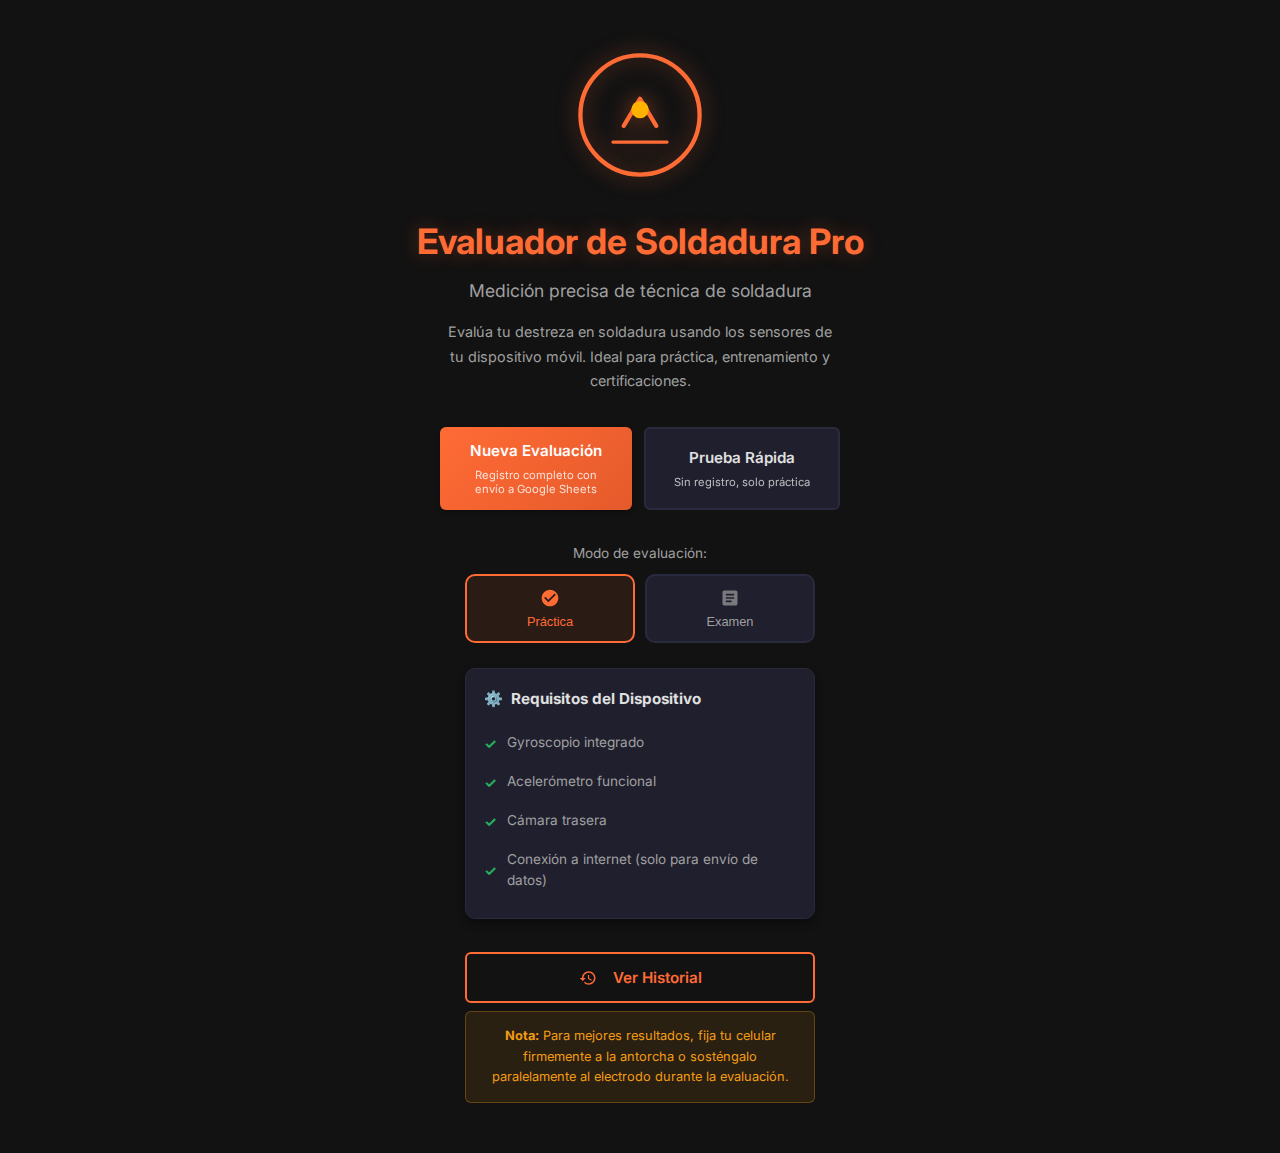
<file: index.html>
<!DOCTYPE html>
<html lang="es">
<head>
  <meta charset="UTF-8">
  <meta name="viewport" content="width=device-width, initial-scale=1.0, maximum-scale=1.0, user-scalable=no">
  <meta name="theme-color" content="#121212">
  <meta name="description" content="Evaluador de destreza de soldadura usando sensores del celular">
  <meta name="apple-mobile-web-app-capable" content="yes">
  <meta name="apple-mobile-web-app-status-bar-style" content="black-translucent">
  <title>Evaluador de Soldadura Pro</title>
  <link rel="manifest" href="manifest.json">
  <link rel="icon" type="image/png" sizes="192x192" href="icon-192.png">
  <link rel="apple-touch-icon" href="icon-192.png">
  <link rel="preconnect" href="https://fonts.googleapis.com">
  <link rel="preconnect" href="https://fonts.gstatic.com" crossorigin>
  <link href="https://fonts.googleapis.com/css2?family=Inter:wght@400;500;600;700&family=Roboto+Mono:wght@500;700&display=swap" rel="stylesheet">
  <link rel="stylesheet" href="styles.css">
</head>
<body>
  <div id="app" class="app-container">
    
    <!-- Pantalla de Bienvenida -->
    <section id="welcome-screen" class="screen active">
      <div class="welcome-content">
        <div class="logo-container">
          <svg class="welding-icon" viewBox="0 0 120 120" fill="none" xmlns="http://www.w3.org/2000/svg">
            <circle cx="60" cy="60" r="55" stroke="#ff6b35" stroke-width="4"/>
            <path d="M45 70 L60 45 L75 70" stroke="#ff6b35" stroke-width="4" stroke-linecap="round" stroke-linejoin="round"/>
            <circle cx="60" cy="55" r="8" fill="#ffb300"/>
            <path d="M35 85 L85 85" stroke="#ff6b35" stroke-width="3" stroke-linecap="round"/>
          </svg>
        </div>
        <h1>Evaluador de Soldadura Pro</h1>
        <p class="subtitle">Medición precisa de técnica de soldadura</p>
        <p class="description">Evalúa tu destreza en soldadura usando los sensores de tu dispositivo móvil. Ideal para práctica, entrenamiento y certificaciones.</p>
        
        <div class="welcome-buttons">
          <button class="btn-primary btn-large" id="btn-new-evaluation">
            <span>Nueva Evaluación</span>
            <span class="btn-subtitle">Registro completo con envío a Google Sheets</span>
          </button>
          <button class="btn-secondary btn-large" id="btn-quick-test">
            <span>Prueba Rápida</span>
            <span class="btn-subtitle">Sin registro, solo práctica</span>
          </button>
        </div>
        
        <div class="mode-selector">
          <p class="mode-label">Modo de evaluación:</p>
          <div class="mode-options">
            <button class="mode-btn active" data-mode="practice">
              <svg viewBox="0 0 24 24" width="20" height="20" fill="currentColor"><path d="M12 2C6.48 2 2 6.48 2 12s4.48 10 10 10 10-4.48 10-10S17.52 2 12 2zm-2 15l-5-5 1.41-1.41L10 14.17l7.59-7.59L19 8l-9 9z"/></svg>
              <span>Práctica</span>
            </button>
            <button class="mode-btn" data-mode="exam">
              <svg viewBox="0 0 24 24" width="20" height="20" fill="currentColor"><path d="M19 3H5c-1.1 0-2 .9-2 2v14c0 1.1.9 2 2 2h14c1.1 0 2-.9 2-2V5c0-1.1-.9-2-2-2zm-5 14H7v-2h7v2zm3-4H7v-2h10v2zm0-4H7V7h10v2z"/></svg>
              <span>Examen</span>
            </button>
          </div>
        </div>
        
        <div class="requirements-card">
          <h3>Requisitos del Dispositivo</h3>
          <ul>
            <li>Gyroscopio integrado</li>
            <li>Acelerómetro funcional</li>
            <li>Cámara trasera</li>
            <li>Conexión a internet (solo para envío de datos)</li>
          </ul>
        </div>
        
        <button class="btn-outline" id="btn-view-history">
          <svg viewBox="0 0 24 24" width="18" height="18" fill="currentColor" style="margin-right: 8px; vertical-align: middle;"><path d="M13 3c-4.97 0-9 4.03-9 9H1l3.89 3.89.07.14L9 12H6c0-3.87 3.13-7 7-7s7 3.13 7 7-3.13 7-7 7c-1.93 0-3.68-.79-4.94-2.06l-1.42 1.42C8.27 19.99 10.51 21 13 21c4.97 0 9-4.03 9-9s-4.03-9-9-9zm-1 5v5l4.28 2.54.72-1.21-3.5-2.08V8H12z"/></svg>
          Ver Historial
        </button>
        
        <div class="info-note">
          <p><strong>Nota:</strong> Para mejores resultados, fija tu celular firmemente a la antorcha o sosténgalo paralelamente al electrodo durante la evaluación.</p>
        </div>
      </div>
    </section>

    <!-- Pantalla de Onboarding / Tutorial -->
    <section id="onboarding-screen" class="screen">
      <div class="onboarding-container">
        <div class="onboarding-step active" data-step="1">
          <div class="step-illustration">
            <svg viewBox="0 0 200 200" fill="none" xmlns="http://www.w3.org/2000/svg">
              <rect x="40" y="100" width="120" height="60" rx="5" fill="#2c3e50"/>
              <rect x="60" y="60" width="20" height="80" rx="3" fill="#ff6b35"/>
              <circle cx="70" cy="55" r="10" fill="#ffb300"/>
              <path d="M85 50 L110 80 L100 90" stroke="#ffb300" stroke-width="3"/>
            </svg>
          </div>
          <h2>Posiciona tu Dispositivo</h2>
          <p>Coloca tu celular firmemente adherido a la antorcha de soldadura o sostenlo paralelamente al electrodo. La cámara debe apuntar hacia la dirección de soldadura.</p>
        </div>
        
        <div class="onboarding-step" data-step="2">
          <div class="step-illustration">
            <svg viewBox="0 0 200 200" fill="none" xmlns="http://www.w3.org/2000/svg">
              <circle cx="100" cy="100" r="80" stroke="#27ae60" stroke-width="6"/>
              <path d="M100 40 L100 100 L140 100" stroke="#ffb300" stroke-width="4" stroke-linecap="round"/>
              <text x="100" y="150" text-anchor="middle" fill="#27ae60" font-size="14" font-weight="bold">45°</text>
            </svg>
          </div>
          <h2>Ángulo de Trabajo</h2>
          <p>Mantén un ángulo de trabajo entre 30° y 60° respecto a la superficie de soldadura. El ángulo de viaje debe mantenerse constante entre 0° y 15°.</p>
        </div>
        
        <div class="onboarding-step" data-step="3">
          <div class="step-illustration">
            <svg viewBox="0 0 200 200" fill="none" xmlns="http://www.w3.org/2000/svg">
              <rect x="20" y="90" width="160" height="20" rx="3" fill="#2c3e50"/>
              <circle cx="60" cy="100" r="15" fill="#ff6b35"/>
              <circle cx="100" cy="100" r="15" fill="#27ae60"/>
              <circle cx="140" cy="100" r="15" fill="#ff6b35"/>
              <path d="M50 70 L60 85" stroke="#27ae60" stroke-width="2"/>
              <path d="M90 70 L100 85" stroke="#27ae60" stroke-width="2"/>
              <path d="M130 70 L140 85" stroke="#27ae60" stroke-width="2"/>
              <text x="100" y="45" text-anchor="middle" fill="#ffb300" font-size="16" font-weight="bold">1.0 - 3.0 cm/s</text>
            </svg>
          </div>
          <h2>Velocidad de Soldadura</h2>
          <p>Mantén una velocidad constante entre 1.0 y 3.0 cm por segundo. Demasiado rápido genera penetración insuficiente; demasiado lento genera sobrecalentamiento.</p>
        </div>
        
        <div class="onboarding-step" data-step="4">
          <div class="step-illustration">
            <svg viewBox="0 0 200 200" fill="none" xmlns="http://www.w3.org/2000/svg">
              <rect x="50" y="50" width="100" height="100" rx="10" fill="#1a1a2e" stroke="#ff6b35" stroke-width="3"/>
              <circle cx="100" cy="80" r="20" fill="none" stroke="#27ae60" stroke-width="4"/>
              <path d="M100 65 L100 80 L115 90" stroke="#27ae60" stroke-width="3" stroke-linecap="round"/>
              <rect x="70" y="110" width="60" height="8" rx="2" fill="#2c3e50"/>
              <rect x="70" y="110" width="40" height="8" rx="2" fill="#ffb300"/>
            </svg>
          </div>
          <h2>Calibración Inicial</h2>
          <p>Antes de comenzar, calibra los sensores estableciendo la posición cero. Esto compensará cualquier inclinación inicial del dispositivo.</p>
        </div>
        
        <div class="onboarding-progress">
          <div class="progress-dots">
            <span class="dot active"></span>
            <span class="dot"></span>
            <span class="dot"></span>
            <span class="dot"></span>
          </div>
        </div>
        
        <div class="onboarding-actions">
          <button class="btn-secondary" id="btn-skip-onboarding">Omitir</button>
          <button class="btn-primary" id="btn-next-step">Siguiente</button>
        </div>
      </div>
    </section>

    <!-- Pantalla de Registro -->
    <section id="register-screen" class="screen">
      <div class="register-content">
        <h2>Registro de Participante</h2>
        <p class="instructions">Ingresa los datos del participante para la evaluación.</p>
        
        <form id="participant-form">
          <div class="form-group">
            <label for="participant-name">Nombre Completo</label>
            <input type="text" id="participant-name" placeholder="Ingresa tu nombre" required autocomplete="name">
          </div>
          
          <div class="form-group">
            <label for="participant-id">Número de Identificación</label>
            <input type="text" id="participant-id" placeholder="Cédula o ID" required autocomplete="off">
          </div>
          
          <div class="form-group">
            <label for="participant-course">Curso/Programa</label>
            <input type="text" id="participant-course" placeholder="Nombre del curso" required autocomplete="off">
          </div>
          
          <div class="form-group">
            <label for="participant-electrode">Tipo de Electrodo</label>
            <select id="participant-electrode" required>
              <option value="">Selecciona el tipo de electrodo</option>
              <option value="6011">E6011</option>
              <option value="6013">E6013</option>
              <option value="7018">E7018</option>
              <option value="8018">E8018</option>
              <option value="other">Otro</option>
            </select>
          </div>
          
          <div class="form-group">
            <label for="participant-position">Posición de Soldadura</label>
            <select id="participant-position" required>
              <option value="">Selecciona la posición</option>
              <option value="1G">1G (Horizontal)</option>
              <option value="2G">2G (Horizontal)</option>
              <option value="3G">3G (Vertical ascendente)</option>
              <option value="4G">4G (Vertical descendente)</option>
              <option value="1F">1F (Plana)</option>
              <option value="2F">2F (Horizontal)</option>
            </select>
          </div>
          
          <div class="form-actions">
            <button type="button" class="btn-secondary" id="btn-cancel-register">Cancelar</button>
            <button type="submit" class="btn-primary">Continuar a Calibración</button>
          </div>
        </form>
      </div>
    </section>

    <!-- Pantalla de Calibración -->
    <section id="calibration-screen" class="screen">
      <div class="calibration-content">
        <h2>Calibración de Sensores</h2>
        <p class="instructions">Asegúrate de que el dispositivo esté en la posición de soldadura inicial, luego presiona "Calibrar" para establecer el cero.</p>
        
        <div class="sensor-info-card">
          <h4>Estado de Sensores</h4>
          <div class="sensor-status-grid">
            <div class="sensor-status-item" id="status-gyro">
              <span class="status-icon">🌀</span>
              <span>Gyroscopio</span>
              <span class="status-text">Verificando...</span>
            </div>
            <div class="sensor-status-item" id="status-accel">
              <span class="status-icon">📳</span>
              <span>Acelerómetro</span>
              <span class="status-text">Verificando...</span>
            </div>
            <div class="sensor-status-item" id="status-camera">
              <span class="status-icon">📷</span>
              <span>Cámara</span>
              <span class="status-text">Verificando...</span>
            </div>
          </div>
          <button class="btn-outline" id="btn-test-sensors">Actualizar Estado</button>
        </div>
        
        <div class="calibration-card">
          <h3>Ángulo de Trabajo (Beta)</h3>
          <p class="calibration-desc">Inclinación lateral del electrodo</p>
          <div class="sensor-display">
            <span class="label">Ángulo actual:</span>
            <span class="value" id="beta-display">0°</span>
          </div>
          <div class="calibration-actions">
            <button class="btn-primary" id="btn-calibrate-beta">Establecer Cero</button>
            <button class="btn-secondary" id="btn-reset-beta">Restaurar</button>
          </div>
          <div class="cal-status" id="beta-status">Sin calibrar - Se usará valor raw</div>
        </div>
        
        <div class="calibration-card">
          <h3>Ángulo de Viaje (Gamma)</h3>
          <p class="calibration-desc">Inclinación hacia adelante/atrás</p>
          <div class="sensor-display">
            <span class="label">Ángulo actual:</span>
            <span class="value" id="gamma-display">0°</span>
          </div>
          <div class="calibration-actions">
            <button class="btn-primary" id="btn-calibrate-gamma">Establecer Cero</button>
            <button class="btn-secondary" id="btn-reset-gamma">Restaurar</button>
          </div>
          <div class="cal-status" id="gamma-status">Sin calibrar - Se usará valor raw</div>
        </div>
        
        <div class="calibration-card">
          <h3>Sensibilidad de Velocidad</h3>
          <p class="calibration-desc">Ajusta la sensibilidad del sensor de movimiento</p>
          <div class="slider-container">
            <label>Factor de calibración: <span id="velocity-factor-value">2.5</span>x</label>
            <input type="range" id="velocity-slider" min="1" max="5" step="0.1" value="2.5">
            <div class="slider-labels">
              <span>Menos sensible</span>
              <span>Más sensible</span>
            </div>
          </div>
          <div class="calibration-tip">💡 Sugerencia: Si los movimientos rápidos no se registran bien, aumenta este valor.</div>
        </div>
        
        <div class="calibration-card">
          <h3>Distancia al Patrón</h3>
          <p class="calibration-desc">Distancia estimada entre dispositivo y patrón de soldadura</p>
          <div class="sensor-display">
            <span class="label">Distancia:</span>
            <span class="value" id="distance-display">10 cm</span>
          </div>
          <div class="slider-container">
            <label>Distancia configurada: <span id="distance-value">10</span> cm</label>
            <input type="range" id="distance-slider" min="5" max="30" step="1" value="10">
            <div class="slider-labels">
              <span>5 cm</span>
              <span>30 cm</span>
            </div>
          </div>
        </div>
        
        <div class="calibration-summary">
          <h4>Resumen de Calibración</h4>
          <p id="calibration-summary-text">Ajusta los valores arriba y guarda la calibración.</p>
        </div>
        
        <div class="calibration-actions">
          <button class="btn-secondary" id="btn-back-to-welcome">Volver</button>
          <button class="btn-primary" id="btn-start-calibrated">Guardar y Continuar</button>
        </div>
      </div>
    </section>

    <!-- Pantalla de Evaluación -->
    <section id="evaluation-screen" class="screen">
      <div class="eval-header">
        <h2 id="eval-title">Evaluación en Progreso</h2>
        <div class="timer">
          <span id="eval-timer">00:30</span>
        </div>
      </div>
      
      <div class="eval-mode-badge" id="eval-mode-badge">
        Modo Práctica - Feedback Visible
      </div>
      
      <div class="eval-camera-preview" id="eval-camera">
        <video id="eval-video" autoplay playsinline muted></video>
        <canvas id="eval-overlay"></canvas>
        <div class="overlay-guide">
          <div class="guide-line horizontal"></div>
          <div class="guide-line vertical"></div>
        </div>
        <div class="distance-indicator" id="eval-distance">10 cm</div>
      </div>
      
      <!-- Gauges de Ángulos (solo visible en modo práctica) -->
      <div class="gauges-container" id="gauges-container">
        <div class="gauge-wrapper">
          <div class="gauge-label">Ángulo Trabajo</div>
          <div class="gauge-bar-container">
            <div class="gauge-marker" id="work-angle-marker"></div>
            <div class="gauge-range good"></div>
          </div>
          <div class="gauge-value" id="work-angle-value">45°</div>
        </div>
        <div class="gauge-wrapper">
          <div class="gauge-label">Ángulo Viaje</div>
          <div class="gauge-bar-container">
            <div class="gauge-marker" id="travel-angle-marker"></div>
            <div class="gauge-range good"></div>
          </div>
          <div class="gauge-value" id="travel-angle-value">0°</div>
        </div>
        <div class="gauge-wrapper">
          <div class="gauge-label">Velocidad</div>
          <div class="gauge-bar-container">
            <div class="gauge-marker" id="velocity-marker"></div>
            <div class="gauge-range good"></div>
          </div>
          <div class="gauge-value" id="velocity-value">1.5 cm/s</div>
        </div>
      </div>
      
      <div class="eval-sensors">
        <div class="sensor-row">
          <div class="sensor-item">
            <span class="label">Trabajo</span>
            <span class="value" id="sensor-work">45°</span>
            <span class="status ok" id="status-work">✓</span>
          </div>
          <div class="sensor-item">
            <span class="label">Viaje</span>
            <span class="value" id="sensor-travel">0°</span>
            <span class="status ok" id="status-travel">✓</span>
          </div>
          <div class="sensor-item">
            <span class="label">Velocidad</span>
            <span class="value" id="sensor-velocity">1.5</span>
            <span class="status ok" id="status-velocity">✓</span>
          </div>
        </div>
      </div>
      
      <div class="eval-progress">
        <div class="progress-bar">
          <div class="progress-fill" id="progress-fill"></div>
        </div>
        <span id="progress-text">Progreso de evaluación</span>
      </div>
      
      <div class="eval-actions">
        <button class="btn-danger" id="btn-stop-evaluation">
          <svg viewBox="0 0 24 24" width="20" height="20" fill="currentColor" style="margin-right: 8px; vertical-align: middle;"><path d="M6 6h12v12H6z"/></svg>
          Detener Evaluación
        </button>
      </div>
    </section>

    <!-- Pantalla de Resultados -->
    <section id="results-screen" class="screen">
      <h2>Resultados de Evaluación</h2>
      
      <div class="participant-info" id="participant-info">
        <p><strong>Participante:</strong> <span id="result-participant">-</span></p>
        <p><strong>Fecha:</strong> <span id="result-date">-</span></p>
        <p><strong>Modo:</strong> <span id="result-mode">-</span></p>
      </div>
      
      <div class="results-summary">
        <div class="result-score">
          <div class="score-circle" id="score-circle">
            <span id="score-value">0</span>
            <span class="score-max">/100</span>
          </div>
          <span class="score-label">Puntuación Final</span>
        </div>
        <div class="result-card">
          <span class="result-label">Calificación</span>
          <span class="result-value" id="result-grade">-</span>
        </div>
      </div>
      
      <div class="metrics-grid">
        <div class="metric-card">
          <h4>Ángulo de Trabajo</h4>
          <p class="metric-avg">Promedio: <span id="metric-work-avg">-</span></p>
          <p class="metric-range">Rango: <span id="metric-work-range">-</span></p>
          <span class="metric-status" id="metric-work-status">-</span>
        </div>
        <div class="metric-card">
          <h4>Ángulo de Viaje</h4>
          <p class="metric-avg">Promedio: <span id="metric-travel-avg">-</span></p>
          <p class="metric-range">Rango: <span id="metric-travel-range">-</span></p>
          <span class="metric-status" id="metric-travel-status">-</span>
        </div>
        <div class="metric-card">
          <h4>Velocidad</h4>
          <p class="metric-avg">Promedio: <span id="metric-velocity-avg">-</span></p>
          <p class="metric-range">Rango: <span id="metric-velocity-range">-</span></p>
          <span class="metric-status" id="metric-velocity-status">-</span>
        </div>
        <div class="metric-card">
          <h4>Estabilidad</h4>
          <p class="metric-avg">Desviación: <span id="metric-stability-avg">-</span></p>
          <p class="metric-range">Tiempo estable: <span id="metric-stability-time">-</span></p>
          <span class="metric-status" id="metric-stability-status">-</span>
        </div>
      </div>
      
      <div class="time-info">
        <p>Tiempo de evaluación: <strong id="result-duration">-</strong></p>
        <p id="result-sent-status" class="hidden">✅ Datos enviados correctamente</p>
        <p id="result-sent-error" class="hidden">⚠️ Error al enviar - Datos guardados localmente</p>
      </div>
      
      <div class="result-actions">
        <div class="action-group" id="group-with-data">
          <button class="btn-primary" id="btn-new-test">
            <svg viewBox="0 0 24 24" width="18" height="18" fill="currentColor" style="margin-right: 8px; vertical-align: middle;"><path d="M19 13h-6v6h-2v-6H5v-2h6V5h2v6h6v2z"/></svg>
            Nueva Evaluación
          </button>
          <button class="btn-secondary" id="btn-restart-same">
            <svg viewBox="0 0 24 24" width="18" height="18" fill="currentColor" style="margin-right: 8px; vertical-align: middle;"><path d="M17.65 6.35C16.2 4.9 14.21 4 12 4c-4.42 0-7.99 3.58-7.99 8s3.57 8 7.99 8c3.73 0 6.84-2.55 7.73-6h-2.08c-.82 2.33-3.04 4-5.65 4-3.31 0-6-2.69-6-6s2.69-6 6-6c1.66 0 3.14.69 4.22 1.78L13 11h7V4l-2.35 2.35z"/></svg>
            Repetir Mismo Participante
          </button>
        </div>
        <div class="action-group hidden" id="group-quick-test">
          <button class="btn-primary" id="btn-quick-restart">
            <svg viewBox="0 0 24 24" width="18" height="18" fill="currentColor" style="margin-right: 8px; vertical-align: middle;"><path d="M17.65 6.35C16.2 4.9 14.21 4 12 4c-4.42 0-7.99 3.58-7.99 8s3.57 8 7.99 8c3.73 0 6.84-2.55 7.73-6h-2.08c-.82 2.33-3.04 4-5.65 4-3.31 0-6-2.69-6-6s2.69-6 6-6c1.66 0 3.14.69 4.22 1.78L13 11h7V4l-2.35 2.35z"/></svg>
            Repetir Prueba
          </button>
          <button class="btn-secondary" id="btn-back-to-home">
            <svg viewBox="0 0 24 24" width="18" height="18" fill="currentColor" style="margin-right: 8px; vertical-align: middle;"><path d="M10 20v-6h4v6h5v-8h3L12 3 2 12h3v8z"/></svg>
            Volver al Inicio
          </button>
        </div>
        <button class="btn-outline" id="btn-share-results">
          <svg viewBox="0 0 24 24" width="18" height="18" fill="currentColor" style="margin-right: 8px; vertical-align: middle;"><path d="M18 16.08c-.76 0-1.44.3-1.96.77L8.91 12.7c.05-.23.09-.46.09-.7s-.04-.47-.09-.7l7.05-4.11c.54.5 1.25.81 2.04.81 1.66 0 3-1.34 3-3s-1.34-3-3-3-3 1.34-3 3c0 .24.04.47.09.7L8.04 9.81C7.5 9.31 6.79 9 6 9c-1.66 0-3 1.34-3 3s1.34 3 3 3c.79 0 1.5-.31 2.04-.81l7.12 4.16c-.05.21-.08.43-.08.65 0 1.61 1.31 2.92 2.92 2.92s2.92-1.31 2.92-2.92-1.31-2.92-2.92-2.92z"/></svg>
          Compartir Resultados
        </button>
      </div>
    </section>

    <!-- Pantalla de Historial -->
    <section id="history-screen" class="screen">
      <div class="history-content">
        <h2>Historial de Evaluaciones</h2>
        
        <div class="history-stats">
          <div class="stat-card">
            <span class="stat-value" id="total-evaluations">0</span>
            <span class="stat-label">Total</span>
          </div>
          <div class="stat-card">
            <span class="stat-value" id="avg-score">0%</span>
            <span class="stat-label">Promedio</span>
          </div>
          <div class="stat-card">
            <span class="stat-value" id="pass-rate">0%</span>
            <span class="stat-label">Aprobados</span>
          </div>
        </div>
        
        <div class="history-list" id="history-list">
          <p class="empty-history">No hay evaluaciones guardadas aún.</p>
        </div>
        
        <div class="history-actions">
          <button class="btn-outline" id="btn-export-history">
            <svg viewBox="0 0 24 24" width="18" height="18" fill="currentColor" style="margin-right: 8px; vertical-align: middle;"><path d="M19 9h-4V3H9v6H5l7 7 7-7zM5 18v2h14v-2H5z"/></svg>
            Exportar Todo
          </button>
          <button class="btn-danger" id="btn-clear-history">
            <svg viewBox="0 0 24 24" width="18" height="18" fill="currentColor" style="margin-right: 8px; vertical-align: middle;"><path d="M6 19c0 1.1.9 2 2 2h8c1.1 0 2-.9 2-2V7H6v12zM19 4h-3.5l-1-1h-5l-1 1H5v2h14V4z"/></svg>
            Limpiar Historial
          </button>
          <button class="btn-secondary" id="btn-back-from-history">
            Volver al Inicio
          </button>
        </div>
      </div>
    </section>

    <!-- Loader -->
    <div class="loader hidden" id="app-loader">
      <div class="spinner"></div>
      <p id="loader-text">Procesando...</p>
    </div>

    <!-- Contenedor de Toast -->
    <div id="toast-container"></div>

  </div>

  <!-- Service Worker Registration -->
  <script>
    if ('serviceWorker' in navigator) {
      window.addEventListener('load', () => {
        navigator.serviceWorker.register('/sw.js')
          .then(reg => console.log('Service Worker registrado:', reg.scope))
          .catch(err => console.log('Error al registrar Service Worker:', err));
      });
    }
  </script>
  
  <script src="app.js"></script>
</body>
</html>
</file>
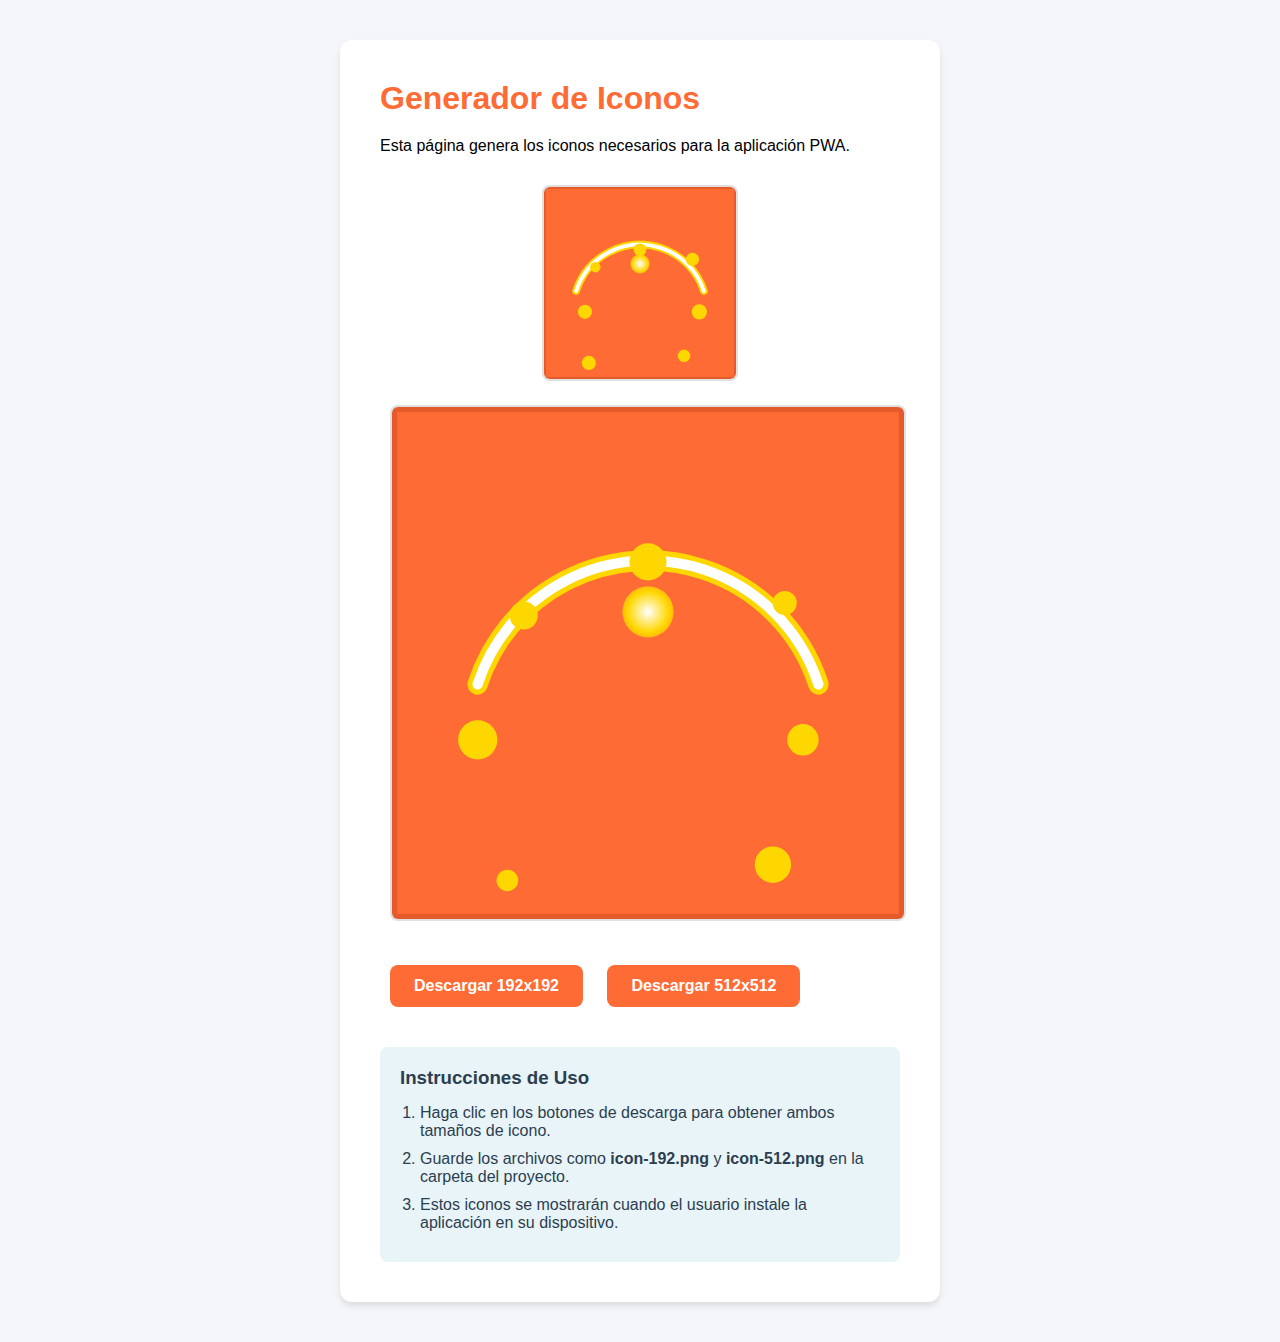
<file: icon-generator.html>
<!DOCTYPE html>
<html lang="es">
<head>
    <meta charset="UTF-8">
    <meta name="viewport" content="width=device-width, initial-scale=1.0">
    <title>Generador de Iconos - Evaluador de Soldadura</title>
    <style>
        * {
            margin: 0;
            padding: 0;
            box-sizing: border-box;
        }
        body {
            font-family: -apple-system, BlinkMacSystemFont, 'Segoe UI', Roboto, sans-serif;
            background: #f5f6fa;
            min-height: 100vh;
            padding: 40px 20px;
        }
        .container {
            max-width: 600px;
            margin: 0 auto;
            background: white;
            padding: 40px;
            border-radius: 12px;
            box-shadow: 0 4px 6px rgba(0,0,0,0.1);
        }
        h1 {
            color: #ff6b35;
            margin-bottom: 20px;
        }
        .info {
            background: #fff3cd;
            padding: 20px;
            border-radius: 8px;
            margin-bottom: 30px;
        }
        .info h3 {
            margin-bottom: 10px;
            color: #856404;
        }
        .info p {
            color: #856404;
            margin-bottom: 10px;
        }
        .canvas-container {
            margin: 20px 0;
            text-align: center;
        }
        canvas {
            border: 2px solid #e0e0e0;
            border-radius: 8px;
            margin: 10px;
        }
        .download-btn {
            display: inline-block;
            background: #ff6b35;
            color: white;
            padding: 12px 24px;
            border-radius: 8px;
            text-decoration: none;
            margin: 10px;
            font-weight: 600;
            transition: background 0.3s;
        }
        .download-btn:hover {
            background: #e55a2b;
        }
        .instructions {
            background: #e8f4f8;
            padding: 20px;
            border-radius: 8px;
            margin-top: 30px;
        }
        .instructions h3 {
            color: #2c3e50;
            margin-bottom: 15px;
        }
        .instructions ol {
            margin-left: 20px;
            color: #2c3e50;
        }
        .instructions li {
            margin-bottom: 10px;
        }
    </style>
</head>
<body>
    <div class="container">
        <h1>Generador de Iconos</h1>
        <p>Esta página genera los iconos necesarios para la aplicación PWA.</p>
        
        <div class="canvas-container">
            <canvas id="icon192" width="192" height="192"></canvas>
            <canvas id="icon512" width="512" height="512"></canvas>
        </div>
        
        <div>
            <a id="download192" class="download-btn" href="#">Descargar 192x192</a>
            <a id="download512" class="download-btn" href="#">Descargar 512x512</a>
        </div>
        
        <div class="instructions">
            <h3>Instrucciones de Uso</h3>
            <ol>
                <li>Haga clic en los botones de descarga para obtener ambos tamaños de icono.</li>
                <li>Guarde los archivos como <strong>icon-192.png</strong> y <strong>icon-512.png</strong> en la carpeta del proyecto.</li>
                <li>Estos iconos se mostrarán cuando el usuario instale la aplicación en su dispositivo.</li>
            </ol>
        </div>
    </div>

    <script>
        function drawIcon(canvas) {
            const ctx = canvas.getContext('2d');
            const size = canvas.width;
            
            // Fondo naranja
            ctx.fillStyle = '#ff6b35';
            ctx.fillRect(0, 0, size, size);
            
            // Efecto de soldadura (arco)
            ctx.strokeStyle = '#ffd700';
            ctx.lineWidth = size * 0.04;
            ctx.lineCap = 'round';
            
            // Arco principal
            ctx.beginPath();
            const centerX = size / 2;
            const centerY = size / 2;
            const radius = size * 0.35;
            
            ctx.arc(centerX, centerY + size * 0.15, radius, Math.PI * 1.1, Math.PI * 1.9);
            ctx.stroke();
            
            // Brillo del arco
            ctx.strokeStyle = '#fff';
            ctx.lineWidth = size * 0.02;
            ctx.beginPath();
            ctx.arc(centerX, centerY + size * 0.15, radius, Math.PI * 1.1, Math.PI * 1.9);
            ctx.stroke();
            
            // Centro del arco (punto caliente)
            const hotX = centerX;
            const hotY = centerY - size * 0.1;
            const gradient = ctx.createRadialGradient(hotX, hotY, 0, hotX, hotY, size * 0.08);
            gradient.addColorStop(0, '#fff');
            gradient.addColorStop(0.5, '#ffd700');
            gradient.addColorStop(1, '#ff6b35');
            
            ctx.fillStyle = gradient;
            ctx.beginPath();
            ctx.arc(hotX, hotY, size * 0.05, 0, Math.PI * 2);
            ctx.fill();
            
            // Chispas
            ctx.fillStyle = '#ffd700';
            for (let i = 0; i < 8; i++) {
                const angle = (i / 8) * Math.PI * 2 - Math.PI / 2;
                const distance = size * (0.25 + Math.random() * 0.15);
                const sparkX = centerX + Math.cos(angle) * distance;
                const sparkY = centerY + size * 0.15 + Math.sin(angle) * distance;
                const sparkSize = size * (0.02 + Math.random() * 0.02);
                
                ctx.beginPath();
                ctx.arc(sparkX, sparkY, sparkSize, 0, Math.PI * 2);
                ctx.fill();
            }
            
            // Borde
            ctx.strokeStyle = '#e55a2b';
            ctx.lineWidth = size * 0.02;
            ctx.strokeRect(0, 0, size, size);
        }
        
        // Dibujar iconos
        drawIcon(document.getElementById('icon192'));
        drawIcon(document.getElementById('icon512'));
        
        // Configurar descargas
        document.getElementById('download192').addEventListener('click', function(e) {
            const canvas = document.getElementById('icon192');
            this.href = canvas.toDataURL('image/png');
            this.download = 'icon-192.png';
        });
        
        document.getElementById('download512').addEventListener('click', function(e) {
            const canvas = document.getElementById('icon512');
            this.href = canvas.toDataURL('image/png');
            this.download = 'icon-512.png';
        });
    </script>
</body>
</html>
</file>
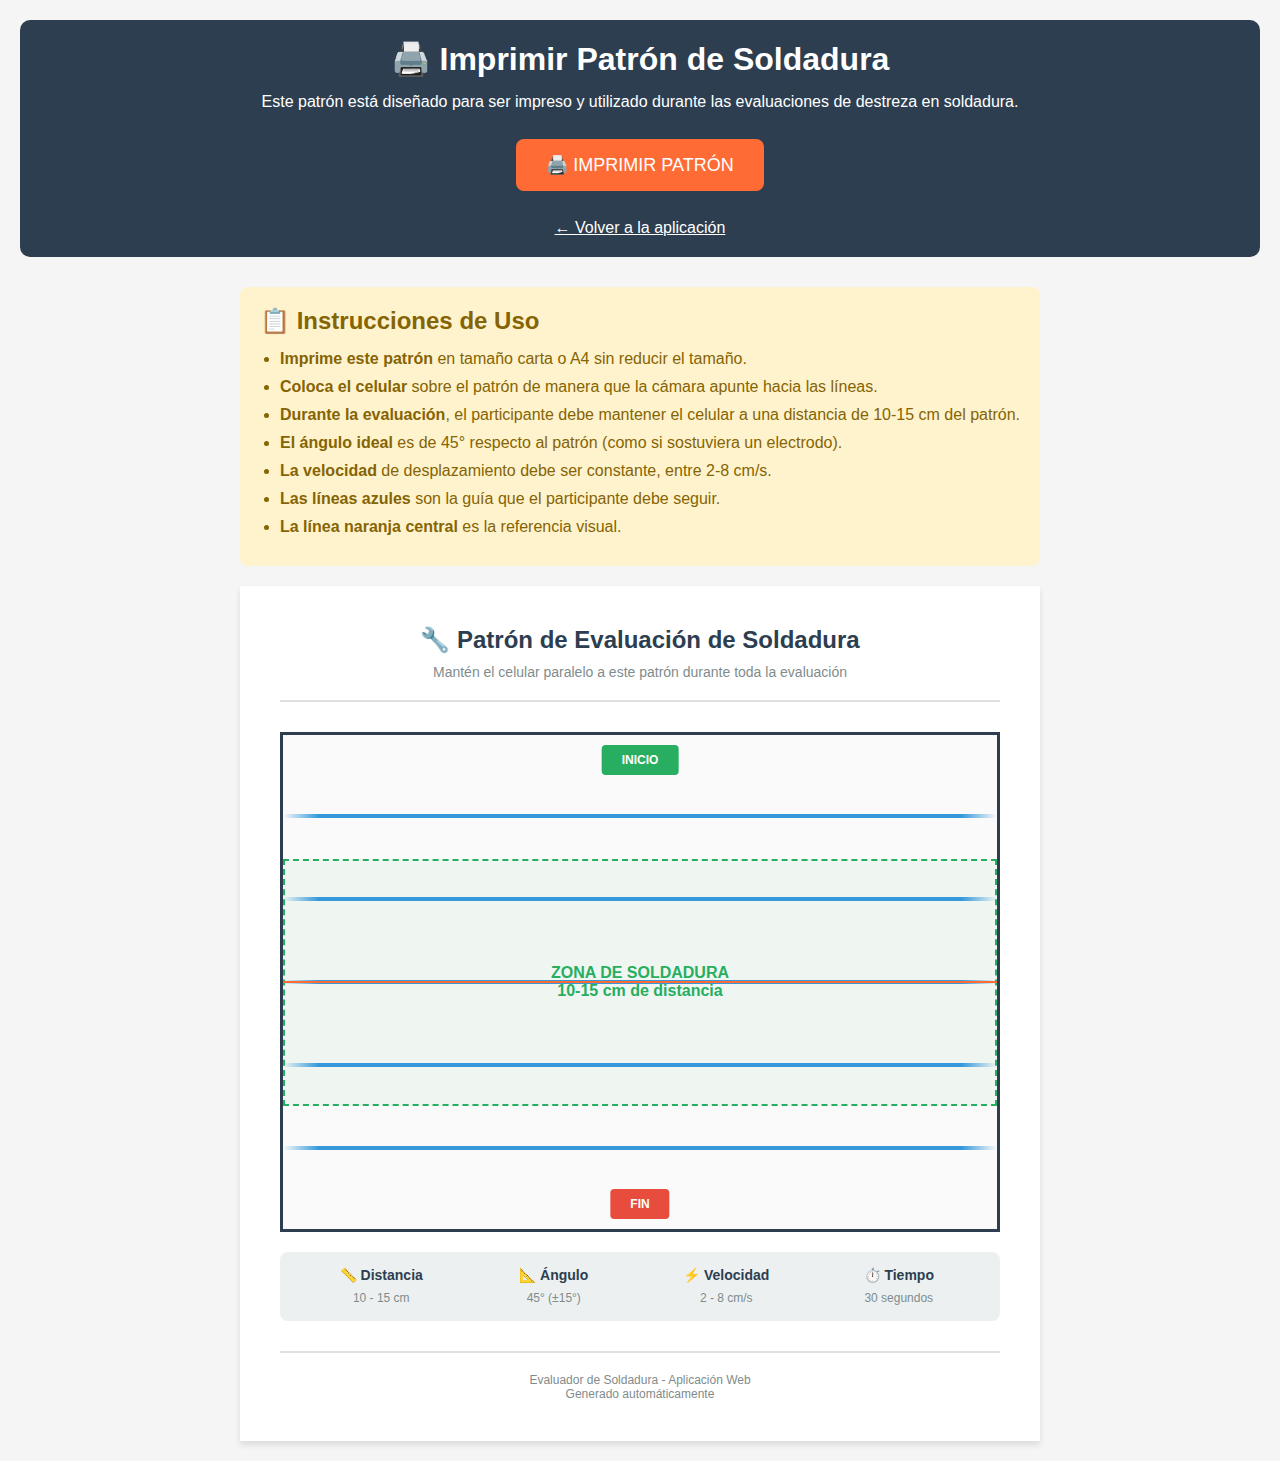
<file: patron-soldadura.html>
<!DOCTYPE html>
<html lang="es">
<head>
    <meta charset="UTF-8">
    <meta name="viewport" content="width=device-width, initial-scale=1.0">
    <title>Patrón de Soldadura - Para Imprimir</title>
    <style>
        * {
            margin: 0;
            padding: 0;
            box-sizing: border-box;
        }
        
        body {
            font-family: 'Segoe UI', Arial, sans-serif;
            background: #f5f5f5;
            padding: 20px;
        }
        
        .no-print {
            background: #2c3e50;
            color: white;
            padding: 20px;
            border-radius: 10px;
            margin-bottom: 30px;
            text-align: center;
        }
        
        .no-print h1 {
            margin-bottom: 15px;
        }
        
        .print-btn {
            background: #ff6b35;
            color: white;
            border: none;
            padding: 15px 30px;
            font-size: 18px;
            border-radius: 8px;
            cursor: pointer;
            margin: 10px;
            transition: background 0.3s;
        }
        
        .print-btn:hover {
            background: #e55a2b;
        }
        
        .instructions {
            background: #fff3cd;
            padding: 20px;
            border-radius: 8px;
            margin: 20px 0;
            text-align: left;
            max-width: 800px;
            margin-left: auto;
            margin-right: auto;
        }
        
        .instructions h2 {
            color: #856404;
            margin-bottom: 15px;
        }
        
        .instructions ul {
            margin-left: 20px;
            color: #856404;
        }
        
        .instructions li {
            margin-bottom: 10px;
        }
        
        .pattern-container {
            background: white;
            padding: 40px;
            max-width: 800px;
            margin: 0 auto;
            box-shadow: 0 4px 6px rgba(0,0,0,0.1);
        }
        
        .pattern-header {
            text-align: center;
            margin-bottom: 30px;
            padding-bottom: 20px;
            border-bottom: 2px solid #e0e0e0;
        }
        
        .pattern-header h2 {
            color: #2c3e50;
            font-size: 24px;
            margin-bottom: 10px;
        }
        
        .pattern-header p {
            color: #7f8c8d;
            font-size: 14px;
        }
        
        .pattern-area {
            position: relative;
            width: 100%;
            height: 500px;
            border: 3px solid #2c3e50;
            background: #fafafa;
            margin-bottom: 20px;
        }
        
        .guide-lines {
            position: absolute;
            width: 100%;
            height: 100%;
            display: flex;
            flex-direction: column;
            justify-content: space-evenly;
        }
        
        .guide-line {
            width: 100%;
            height: 4px;
            background: linear-gradient(90deg, 
                transparent 0%, 
                #3498db 5%, 
                #3498db 95%, 
                transparent 100%);
        }
        
        .center-line {
            position: absolute;
            top: 50%;
            left: 0;
            width: 100%;
            height: 2px;
            background: #ff6b35;
            transform: translateY(-50%);
        }
        
        .start-zone {
            position: absolute;
            top: 10px;
            left: 50%;
            transform: translateX(-50%);
            background: #27ae60;
            color: white;
            padding: 8px 20px;
            border-radius: 4px;
            font-weight: bold;
            font-size: 12px;
        }
        
        .end-zone {
            position: absolute;
            bottom: 10px;
            left: 50%;
            transform: translateX(-50%);
            background: #e74c3c;
            color: white;
            padding: 8px 20px;
            border-radius: 4px;
            font-weight: bold;
            font-size: 12px;
        }
        
        .distance-markers {
            position: absolute;
            right: -60px;
            top: 50%;
            transform: translateY(-50%);
            font-size: 12px;
            color: #7f8c8d;
        }
        
        .distance-markers span {
            display: block;
            margin: 50px 0;
        }
        
        .info-box {
            display: flex;
            justify-content: space-between;
            margin-top: 20px;
            padding: 15px;
            background: #ecf0f1;
            border-radius: 8px;
        }
        
        .info-item {
            text-align: center;
            flex: 1;
        }
        
        .info-item strong {
            display: block;
            color: #2c3e50;
            font-size: 14px;
            margin-bottom: 5px;
        }
        
        .info-item span {
            color: #7f8c8d;
            font-size: 12px;
        }
        
        .footer {
            text-align: center;
            margin-top: 30px;
            padding-top: 20px;
            border-top: 2px solid #e0e0e0;
            color: #7f8c8d;
            font-size: 12px;
        }
        
        @media print {
            .no-print {
                display: none;
            }
            
            body {
                background: white;
                padding: 0;
            }
            
            .pattern-container {
                box-shadow: none;
                padding: 20px;
            }
            
            .instructions {
                display: none;
            }
        }
        
        /* Zona óptima marcada */
        .optimal-zone {
            position: absolute;
            top: 25%;
            left: 0;
            width: 100%;
            height: 50%;
            border: 2px dashed #27ae60;
            background: rgba(39, 174, 96, 0.05);
        }
        
        .optimal-label {
            position: absolute;
            top: 50%;
            left: 50%;
            transform: translate(-50%, -50%);
            color: #27ae60;
            font-weight: bold;
            font-size: 16px;
            text-align: center;
        }
    </style>
</head>
<body>
    <!-- Panel de control (no se imprime) -->
    <div class="no-print">
        <h1>🖨️ Imprimir Patrón de Soldadura</h1>
        <p>Este patrón está diseñado para ser impreso y utilizado durante las evaluaciones de destreza en soldadura.</p>
        <br>
        <button class="print-btn" onclick="window.print()">🖨️ IMPRIMIR PATRÓN</button>
        <br><br>
        <a href="index.html" style="color: white;">← Volver a la aplicación</a>
    </div>
    
    <!-- Instrucciones -->
    <div class="instructions no-print">
        <h2>📋 Instrucciones de Uso</h2>
        <ul>
            <li><strong>Imprime este patrón</strong> en tamaño carta o A4 sin reducir el tamaño.</li>
            <li><strong>Coloca el celular</strong> sobre el patrón de manera que la cámara apunte hacia las líneas.</li>
            <li><strong>Durante la evaluación</strong>, el participante debe mantener el celular a una distancia de 10-15 cm del patrón.</li>
            <li><strong>El ángulo ideal</strong> es de 45° respecto al patrón (como si sostuviera un electrodo).</li>
            <li><strong>La velocidad</strong> de desplazamiento debe ser constante, entre 2-8 cm/s.</li>
            <li><strong>Las líneas azules</strong> son la guía que el participante debe seguir.</li>
            <li><strong>La línea naranja central</strong> es la referencia visual.</li>
        </ul>
    </div>
    
    <!-- Patrón imprimible -->
    <div class="pattern-container">
        <div class="pattern-header">
            <h2>🔧 Patrón de Evaluación de Soldadura</h2>
            <p>Mantén el celular paralelo a este patrón durante toda la evaluación</p>
        </div>
        
        <div class="pattern-area">
            <!-- Zona óptima marcada -->
            <div class="optimal-zone">
                <div class="optimal-label">ZONA DE SOLDADURA<br>10-15 cm de distancia</div>
            </div>
            
            <!-- Líneas guía -->
            <div class="guide-lines">
                <div class="guide-line"></div>
                <div class="guide-line"></div>
                <div class="guide-line"></div>
                <div class="guide-line"></div>
                <div class="guide-line"></div>
            </div>
            
            <!-- Línea central -->
            <div class="center-line"></div>
            
            <!-- Marcas de zona -->
            <div class="start-zone">INICIO</div>
            <div class="end-zone">FIN</div>
        </div>
        
        <!-- Información de parámetros -->
        <div class="info-box">
            <div class="info-item">
                <strong>📏 Distancia</strong>
                <span>10 - 15 cm</span>
            </div>
            <div class="info-item">
                <strong>📐 Ángulo</strong>
                <span>45° (±15°)</span>
            </div>
            <div class="info-item">
                <strong>⚡ Velocidad</strong>
                <span>2 - 8 cm/s</span>
            </div>
            <div class="info-item">
                <strong>⏱️ Tiempo</strong>
                <span>30 segundos</span>
            </div>
        </div>
        
        <div class="footer">
            <p>Evaluador de Soldadura - Aplicación Web</p>
            <p>Generado automáticamente</p>
        </div>
    </div>
</body>
</html>
</file>
<file: styles.css>
/* ==========================================
   Evaluador de Soldadura Pro - Estilos CSS v2.0
   ========================================== */

/* Variables CSS - Tema Oscuro Industrial */
:root {
  /* Colores principales */
  --primary-color: #ff6b35;
  --primary-dark: #e55a2b;
  --primary-light: #ff8c5a;
  
  /* Colores secundarios */
  --secondary-color: #2c3e50;
  --secondary-light: #3d5166;
  
  /* Colores de estado */
  --success-color: #27ae60;
  --success-light: #2ecc71;
  --warning-color: #f39c12;
  --warning-light: #f1c40f;
  --danger-color: #e74c3c;
  --danger-light: #ec7063;
  
  /* Tema oscuro */
  --bg-primary: #121212;
  --bg-secondary: #1a1a2e;
  --bg-surface: #16213e;
  --bg-card: #1f1f2e;
  
  /* Colores de texto */
  --text-primary: #e0e0e0;
  --text-secondary: #a0a0a0;
  --text-muted: #6c6c6c;
  
  /* Colores de bordes y fondos */
  --border-color: #2a2a3e;
  --border-light: #3a3a4e;
  
  /* Sombras */
  --shadow-sm: 0 2px 4px rgba(0, 0, 0, 0.3);
  --shadow-md: 0 4px 8px rgba(0, 0, 0, 0.4);
  --shadow-lg: 0 8px 16px rgba(0, 0, 0, 0.5);
  --shadow-glow: 0 0 20px rgba(255, 107, 53, 0.3);
  
  /* Radios */
  --radius-sm: 6px;
  --radius-md: 10px;
  --radius-lg: 16px;
  --radius-full: 50%;
  
  /* Transiciones */
  --transition-fast: 0.15s ease;
  --transition-normal: 0.3s ease;
  --transition-slow: 0.5s ease;
  
  /* Fuentes */
  --font-primary: 'Inter', -apple-system, BlinkMacSystemFont, 'Segoe UI', Roboto, sans-serif;
  --font-mono: 'Roboto Mono', 'Courier New', monospace;
}

/* Reset y base */
*, *::before, *::after {
  margin: 0;
  padding: 0;
  box-sizing: border-box;
}

html {
  font-size: 16px;
  scroll-behavior: smooth;
  -webkit-font-smoothing: antialiased;
  -moz-osx-font-smoothing: grayscale;
}

body {
  font-family: var(--font-primary);
  background: var(--bg-primary);
  color: var(--text-primary);
  line-height: 1.6;
  min-height: 100vh;
  overflow-x: hidden;
  -webkit-tap-highlight-color: transparent;
  touch-action: manipulation;
}

/* Contenedor principal */
.app-container {
  max-width: 100%;
  margin: 0 auto;
  min-height: 100vh;
  position: relative;
}

/* Sistema de pantallas */
.screen {
  display: none;
  padding: 20px;
  min-height: 100vh;
  animation: fadeIn 0.4s ease;
}

.screen.active {
  display: flex;
  flex-direction: column;
  align-items: center;
  justify-content: flex-start;
}

@keyframes fadeIn {
  from {
    opacity: 0;
    transform: translateY(20px);
  }
  to {
    opacity: 1;
    transform: translateY(0);
  }
}

/* ==========================================
   Pantalla de Bienvenida
   ========================================== */

#welcome-screen {
  text-align: center;
  justify-content: center;
  padding: 30px 20px;
}

.welcome-content {
  width: 100%;
  max-width: 450px;
  display: flex;
  flex-direction: column;
  align-items: center;
}

.logo-container {
  margin-bottom: 25px;
}

.welding-icon {
  width: 100px;
  height: 100px;
  animation: pulse 2s infinite;
  filter: drop-shadow(0 0 10px rgba(255, 107, 53, 0.5));
}

@keyframes pulse {
  0%, 100% {
    transform: scale(1);
    filter: drop-shadow(0 0 10px rgba(255, 107, 53, 0.5));
  }
  50% {
    transform: scale(1.05);
    filter: drop-shadow(0 0 20px rgba(255, 107, 53, 0.8));
  }
}

#welcome-screen h1 {
  font-size: 1.8rem;
  color: var(--primary-color);
  margin-bottom: 8px;
  font-weight: 700;
  text-shadow: 0 0 20px rgba(255, 107, 53, 0.3);
}

#welcome-screen .subtitle {
  font-size: 1.1rem;
  color: var(--text-secondary);
  margin-bottom: 15px;
}

#welcome-screen .description {
  max-width: 400px;
  color: var(--text-secondary);
  margin-bottom: 25px;
  font-size: 0.9rem;
  line-height: 1.7;
}

/* Botones de bienvenida */
.welcome-buttons {
  display: flex;
  flex-direction: column;
  gap: 12px;
  width: 100%;
  max-width: 350px;
  margin-bottom: 25px;
}

.btn-large {
  padding: 18px 24px;
  display: flex;
  flex-direction: column;
  align-items: center;
  gap: 4px;
}

.btn-subtitle {
  font-size: 0.7rem;
  opacity: 0.8;
  font-weight: normal;
}

/* Selector de modo */
.mode-selector {
  margin-bottom: 25px;
  width: 100%;
  max-width: 350px;
}

.mode-label {
  font-size: 0.85rem;
  color: var(--text-secondary);
  margin-bottom: 10px;
}

.mode-options {
  display: flex;
  gap: 10px;
}

.mode-btn {
  flex: 1;
  display: flex;
  flex-direction: column;
  align-items: center;
  gap: 6px;
  padding: 12px 16px;
  background: var(--bg-card);
  border: 2px solid var(--border-color);
  border-radius: var(--radius-md);
  color: var(--text-secondary);
  cursor: pointer;
  transition: var(--transition-normal);
  font-size: 0.8rem;
}

.mode-btn:hover {
  border-color: var(--primary-color);
  color: var(--text-primary);
}

.mode-btn.active {
  border-color: var(--primary-color);
  background: rgba(255, 107, 53, 0.1);
  color: var(--primary-color);
}

.mode-btn svg {
  opacity: 0.7;
}

.mode-btn.active svg {
  opacity: 1;
}

/* Tarjeta de requisitos */
.requirements-card {
  background: var(--bg-card);
  padding: 18px;
  border-radius: var(--radius-md);
  box-shadow: var(--shadow-md);
  margin-bottom: 25px;
  text-align: left;
  width: 100%;
  max-width: 350px;
  border: 1px solid var(--border-color);
}

.requirements-card h3 {
  color: var(--text-primary);
  margin-bottom: 12px;
  font-size: 0.95rem;
  display: flex;
  align-items: center;
  gap: 8px;
}

.requirements-card h3::before {
  content: '⚙️';
}

.requirements-card ul {
  list-style: none;
}

.requirements-card li {
  padding: 8px 0;
  color: var(--text-secondary);
  font-size: 0.85rem;
  display: flex;
  align-items: center;
  gap: 10px;
}

.requirements-card li::before {
  content: '✓';
  color: var(--success-color);
  font-weight: bold;
  font-size: 0.9rem;
}

/* Nota de información */
.info-note {
  background: rgba(243, 156, 18, 0.1);
  border: 1px solid rgba(243, 156, 18, 0.3);
  padding: 14px;
  border-radius: var(--radius-sm);
  max-width: 350px;
}

.info-note p {
  font-size: 0.8rem;
  color: var(--warning-color);
  line-height: 1.6;
}

/* ==========================================
   Onboarding / Tutorial
   ========================================== */

.onboarding-container {
  width: 100%;
  max-width: 400px;
  display: flex;
  flex-direction: column;
  align-items: center;
  padding-top: 20px;
}

.onboarding-step {
  display: none;
  flex-direction: column;
  align-items: center;
  text-align: center;
  animation: fadeIn 0.4s ease;
}

.onboarding-step.active {
  display: flex;
}

.step-illustration {
  width: 180px;
  height: 180px;
  margin-bottom: 25px;
  background: var(--bg-card);
  border-radius: var(--radius-lg);
  display: flex;
  align-items: center;
  justify-content: center;
  border: 2px solid var(--border-color);
}

.step-illustration svg {
  width: 140px;
  height: 140px;
}

.onboarding-step h2 {
  font-size: 1.3rem;
  color: var(--text-primary);
  margin-bottom: 12px;
}

.onboarding-step p {
  color: var(--text-secondary);
  font-size: 0.9rem;
  line-height: 1.7;
  max-width: 320px;
}

.onboarding-progress {
  margin: 30px 0;
}

.progress-dots {
  display: flex;
  gap: 10px;
}

.dot {
  width: 10px;
  height: 10px;
  border-radius: var(--radius-full);
  background: var(--border-color);
  transition: var(--transition-normal);
}

.dot.active {
  background: var(--primary-color);
  box-shadow: 0 0 10px rgba(255, 107, 53, 0.5);
}

.onboarding-actions {
  display: flex;
  gap: 15px;
  width: 100%;
  max-width: 350px;
}

.onboarding-actions button {
  flex: 1;
}

/* ==========================================
   Botones
   ========================================== */

.btn-primary, .btn-secondary, .btn-danger, .btn-outline {
  padding: 14px 24px;
  border: none;
  border-radius: var(--radius-sm);
  font-size: 0.95rem;
  font-weight: 600;
  cursor: pointer;
  transition: var(--transition-normal);
  width: 100%;
  max-width: 350px;
  margin: 8px 0;
  display: inline-flex;
  align-items: center;
  justify-content: center;
  gap: 8px;
  font-family: var(--font-primary);
}

.btn-primary {
  background: linear-gradient(135deg, var(--primary-color), var(--primary-dark));
  color: white;
  box-shadow: var(--shadow-sm);
}

.btn-primary:hover {
  background: linear-gradient(135deg, var(--primary-light), var(--primary-color));
  transform: translateY(-2px);
  box-shadow: var(--shadow-md), var(--shadow-glow);
}

.btn-primary:active {
  transform: scale(0.98);
}

.btn-primary:disabled {
  background: var(--border-color);
  color: var(--text-muted);
  cursor: not-allowed;
  transform: none;
  box-shadow: none;
}

.btn-secondary {
  background: var(--bg-card);
  color: var(--text-primary);
  border: 2px solid var(--border-color);
}

.btn-secondary:hover {
  background: var(--bg-surface);
  border-color: var(--secondary-color);
  transform: translateY(-2px);
}

.btn-danger {
  background: linear-gradient(135deg, var(--danger-color), #c0392b);
  color: white;
}

.btn-danger:hover {
  background: linear-gradient(135deg, var(--danger-light), var(--danger-color));
  transform: translateY(-2px);
}

.btn-outline {
  background: transparent;
  border: 2px solid var(--primary-color);
  color: var(--primary-color);
}

.btn-outline:hover {
  background: var(--primary-color);
  color: white;
}

/* ==========================================
   Pantalla de Registro
   ========================================== */

#register-screen {
  padding: 20px;
}

.register-content {
  width: 100%;
  max-width: 450px;
}

#register-screen h2 {
  margin-bottom: 8px;
  color: var(--text-primary);
  text-align: center;
}

#register-screen .instructions {
  text-align: center;
  color: var(--text-secondary);
  margin-bottom: 25px;
  font-size: 0.9rem;
}

#participant-form {
  width: 100%;
}

.form-group {
  margin-bottom: 18px;
}

.form-group label {
  display: block;
  margin-bottom: 8px;
  font-weight: 500;
  color: var(--text-primary);
  font-size: 0.85rem;
}

.form-group input,
.form-group select {
  width: 100%;
  padding: 14px;
  background: var(--bg-card);
  border: 2px solid var(--border-color);
  border-radius: var(--radius-sm);
  font-size: 1rem;
  color: var(--text-primary);
  transition: var(--transition-normal);
  font-family: var(--font-primary);
}

.form-group input:focus,
.form-group select:focus {
  outline: none;
  border-color: var(--primary-color);
  box-shadow: 0 0 0 3px rgba(255, 107, 53, 0.2);
}

.form-group input::placeholder {
  color: var(--text-muted);
}

.form-group select {
  appearance: none;
  background-image: url("data:image/svg+xml,%3Csvg xmlns='http://www.w3.org/2000/svg' width='12' height='12' viewBox='0 0 12 12'%3E%3Cpath fill='%23a0a0a0' d='M6 8L1 3h10z'/%3E%3C/svg%3E");
  background-repeat: no-repeat;
  background-position: right 14px center;
  padding-right: 40px;
}

.form-actions {
  display: flex;
  gap: 12px;
  margin-top: 25px;
}

.form-actions .btn-secondary,
.form-actions .btn-primary {
  flex: 1;
  margin: 0;
}

/* ==========================================
   Pantalla de Calibración
   ========================================== */

#calibration-screen {
  padding: 20px;
}

.calibration-content {
  width: 100%;
  max-width: 450px;
}

#calibration-screen h2 {
  margin-bottom: 8px;
  color: var(--text-primary);
  text-align: center;
}

#calibration-screen .instructions {
  text-align: center;
  color: var(--text-secondary);
  margin-bottom: 20px;
  font-size: 0.85rem;
}

/* Tarjeta de estado de sensores */
.sensor-info-card {
  background: var(--bg-card);
  padding: 18px;
  border-radius: var(--radius-md);
  box-shadow: var(--shadow-md);
  margin-bottom: 20px;
  width: 100%;
  border: 1px solid var(--border-color);
}

.sensor-info-card h4 {
  color: var(--text-primary);
  margin-bottom: 15px;
  text-align: center;
  font-size: 0.95rem;
}

.sensor-status-grid {
  display: flex;
  gap: 10px;
  margin-bottom: 15px;
}

.sensor-status-item {
  flex: 1;
  display: flex;
  flex-direction: column;
  align-items: center;
  padding: 12px 8px;
  background: var(--bg-surface);
  border-radius: var(--radius-sm);
  font-size: 0.75rem;
}

.status-icon {
  font-size: 1.3rem;
  margin-bottom: 4px;
}

.sensor-status-item span:nth-child(2) {
  color: var(--text-primary);
  font-weight: 500;
}

.status-text {
  color: var(--text-muted);
  font-size: 0.7rem;
  margin-top: 4px;
}

.sensor-status-item.active {
  background: rgba(39, 174, 96, 0.1);
  border: 1px solid rgba(39, 174, 96, 0.3);
}

.sensor-status-item.active .status-text {
  color: var(--success-color);
}

.sensor-status-item.error {
  background: rgba(231, 76, 60, 0.1);
  border: 1px solid rgba(231, 76, 60, 0.3);
}

.sensor-status-item.error .status-text {
  color: var(--danger-color);
}

.sensor-info-card button {
  margin: 0;
  width: 100%;
}

/* Tarjetas de calibración */
.calibration-card {
  background: var(--bg-card);
  padding: 18px;
  border-radius: var(--radius-md);
  box-shadow: var(--shadow-md);
  margin-bottom: 18px;
  width: 100%;
  border: 1px solid var(--border-color);
}

.calibration-card h3 {
  color: var(--text-primary);
  margin-bottom: 6px;
  font-size: 1rem;
}

.calibration-desc {
  color: var(--text-secondary);
  font-size: 0.8rem;
  margin-bottom: 12px;
}

.sensor-display {
  display: flex;
  justify-content: space-between;
  align-items: center;
  padding: 12px;
  background: var(--bg-surface);
  border-radius: var(--radius-sm);
  margin-bottom: 12px;
}

.sensor-display .label {
  font-weight: 500;
  color: var(--text-secondary);
  font-size: 0.85rem;
}

.sensor-display .value {
  font-size: 1.3rem;
  font-weight: bold;
  color: var(--primary-color);
  font-family: var(--font-mono);
}

.calibration-actions {
  display: flex;
  gap: 10px;
  margin-bottom: 12px;
}

.calibration-actions button {
  flex: 1;
  margin: 0;
  font-size: 0.85rem;
  padding: 10px 14px;
}

.cal-status {
  text-align: center;
  font-size: 0.8rem;
  padding: 8px;
  border-radius: var(--radius-sm);
  background: rgba(243, 156, 18, 0.1);
  color: var(--warning-color);
}

.cal-status.calibrated {
  background: rgba(39, 174, 96, 0.1);
  color: var(--success-color);
}

/* Slider container */
.slider-container {
  margin-bottom: 12px;
}

.slider-container label {
  display: block;
  margin-bottom: 10px;
  font-weight: 500;
  color: var(--text-primary);
  font-size: 0.85rem;
}

.slider-container label span {
  color: var(--primary-color);
  font-weight: bold;
  font-family: var(--font-mono);
}

.slider-container input[type="range"] {
  width: 100%;
  height: 6px;
  border-radius: 3px;
  background: var(--bg-surface);
  outline: none;
  -webkit-appearance: none;
  cursor: pointer;
}

.slider-container input[type="range"]::-webkit-slider-thumb {
  -webkit-appearance: none;
  width: 20px;
  height: 20px;
  border-radius: var(--radius-full);
  background: var(--primary-color);
  cursor: pointer;
  box-shadow: var(--shadow-sm);
  transition: var(--transition-fast);
}

.slider-container input[type="range"]::-webkit-slider-thumb:hover {
  transform: scale(1.1);
}

.slider-labels {
  display: flex;
  justify-content: space-between;
  font-size: 0.75rem;
  color: var(--text-muted);
  margin-top: 6px;
}

.calibration-tip {
  font-size: 0.75rem;
  color: var(--text-secondary);
  font-style: italic;
  background: var(--bg-surface);
  padding: 10px;
  border-radius: var(--radius-sm);
  border-left: 3px solid var(--warning-color);
}

.calibration-summary {
  background: var(--bg-card);
  padding: 15px;
  border-radius: var(--radius-md);
  margin-bottom: 20px;
  border: 1px solid var(--border-color);
}

.calibration-summary h4 {
  color: var(--text-primary);
  margin-bottom: 8px;
  font-size: 0.9rem;
}

.calibration-summary p {
  color: var(--text-secondary);
  font-size: 0.85rem;
  line-height: 1.6;
}

/* ==========================================
   Pantalla de Evaluación
   ========================================== */

#evaluation-screen {
  padding: 15px;
  background: var(--bg-primary);
}

.eval-header {
  display: flex;
  justify-content: space-between;
  align-items: center;
  width: 100%;
  max-width: 500px;
  margin-bottom: 12px;
}

.eval-header h2 {
  font-size: 1.1rem;
  color: var(--text-primary);
}

.timer {
  background: var(--bg-card);
  padding: 6px 14px;
  border-radius: var(--radius-sm);
  box-shadow: var(--shadow-sm);
}

#eval-timer {
  font-size: 1.1rem;
  font-weight: bold;
  color: var(--primary-color);
  font-family: var(--font-mono);
}

.eval-mode-badge {
  background: var(--secondary-color);
  color: white;
  padding: 6px 14px;
  border-radius: var(--radius-sm);
  font-size: 0.8rem;
  margin-bottom: 12px;
  text-align: center;
  width: 100%;
  max-width: 400px;
}

.eval-mode-badge.exam-mode {
  background: var(--danger-color);
}

/* Vista de cámara */
.eval-camera-preview {
  width: 100%;
  max-width: 400px;
  aspect-ratio: 4/3;
  background: #000;
  border-radius: var(--radius-md);
  overflow: hidden;
  margin-bottom: 12px;
  position: relative;
  box-shadow: var(--shadow-lg);
}

.eval-camera-preview video {
  width: 100%;
  height: 100%;
  object-fit: cover;
}

.eval-camera-preview canvas {
  position: absolute;
  top: 0;
  left: 0;
  width: 100%;
  height: 100%;
  pointer-events: none;
}

.overlay-guide {
  position: absolute;
  top: 0;
  left: 0;
  width: 100%;
  height: 100%;
  pointer-events: none;
  opacity: 0.6;
}

.guide-line {
  position: absolute;
  background: rgba(255, 107, 53, 0.8);
}

.guide-line.horizontal {
  width: 100%;
  height: 2px;
  top: 50%;
  left: 0;
  transform: translateY(-50%);
}

.guide-line.vertical {
  width: 2px;
  height: 100%;
  left: 50%;
  top: 0;
  transform: translateX(-50%);
}

.distance-indicator {
  position: absolute;
  bottom: 15px;
  left: 50%;
  transform: translateX(-50%);
  background: rgba(0, 0, 0, 0.75);
  color: white;
  padding: 8px 16px;
  border-radius: var(--radius-sm);
  font-size: 1rem;
  font-weight: bold;
  font-family: var(--font-mono);
}

/* Gauges de ángulos */
.gauges-container {
  width: 100%;
  max-width: 400px;
  margin-bottom: 15px;
}

.gauge-wrapper {
  margin-bottom: 12px;
}

.gauge-label {
  font-size: 0.8rem;
  color: var(--text-secondary);
  margin-bottom: 6px;
}

.gauge-bar-container {
  position: relative;
  height: 12px;
  background: var(--bg-surface);
  border-radius: 6px;
  overflow: visible;
}

.gauge-range {
  position: absolute;
  height: 100%;
  border-radius: 6px;
  opacity: 0.3;
}

.gauge-range.good {
  background: var(--success-color);
  left: 25%;
  width: 50%;
}

.gauge-range.warning {
  background: var(--warning-color);
}

.gauge-marker {
  position: absolute;
  top: -4px;
  width: 4px;
  height: 20px;
  background: var(--primary-color);
  border-radius: 2px;
  transform: translateX(-50%);
  transition: left 0.1s ease;
  box-shadow: 0 0 8px rgba(255, 107, 53, 0.5);
}

.gauge-marker.warning {
  background: var(--warning-color);
  box-shadow: 0 0 8px rgba(243, 156, 18, 0.5);
}

.gauge-marker.danger {
  background: var(--danger-color);
  box-shadow: 0 0 8px rgba(231, 76, 60, 0.5);
}

.gauge-value {
  font-size: 0.9rem;
  font-weight: bold;
  color: var(--text-primary);
  font-family: var(--font-mono);
  margin-top: 4px;
  text-align: center;
}

/* Sensores */
.eval-sensors {
  width: 100%;
  max-width: 500px;
  margin-bottom: 15px;
}

.sensor-row {
  display: flex;
  gap: 10px;
  flex-wrap: wrap;
  justify-content: center;
}

.sensor-item {
  flex: 1;
  min-width: 90px;
  background: var(--bg-card);
  padding: 10px;
  border-radius: var(--radius-sm);
  box-shadow: var(--shadow-sm);
  text-align: center;
  border: 1px solid var(--border-color);
}

.sensor-item .label {
  display: block;
  font-size: 0.7rem;
  color: var(--text-muted);
  margin-bottom: 4px;
}

.sensor-item .value {
  display: block;
  font-size: 1rem;
  font-weight: bold;
  color: var(--text-primary);
  font-family: var(--font-mono);
}

.sensor-item .status {
  display: block;
  font-size: 0.65rem;
  margin-top: 4px;
  font-weight: 600;
  text-transform: uppercase;
}

.status.ok {
  color: var(--success-color);
}

.status.warning {
  color: var(--warning-color);
}

.status.error {
  color: var(--danger-color);
}

/* Progreso */
.eval-progress {
  width: 100%;
  max-width: 400px;
  margin-bottom: 18px;
}

.progress-bar {
  width: 100%;
  height: 6px;
  background: var(--bg-surface);
  border-radius: 3px;
  overflow: hidden;
  margin-bottom: 6px;
}

.progress-fill {
  height: 100%;
  background: linear-gradient(90deg, var(--primary-color), var(--primary-light));
  width: 0%;
  transition: width 0.3s ease;
  border-radius: 3px;
}

#progress-text {
  text-align: center;
  display: block;
  color: var(--text-secondary);
  font-size: 0.8rem;
}

.eval-actions {
  width: 100%;
  max-width: 350px;
}

.eval-actions button {
  margin: 0;
}

/* ==========================================
   Pantalla de Resultados
   ========================================== */

#results-screen {
  padding: 20px;
}

#results-screen h2 {
  margin-bottom: 18px;
  color: var(--text-primary);
  text-align: center;
}

.participant-info {
  background: var(--bg-card);
  padding: 14px;
  border-radius: var(--radius-md);
  box-shadow: var(--shadow-md);
  width: 100%;
  max-width: 400px;
  margin-bottom: 18px;
  border: 1px solid var(--border-color);
}

.participant-info p {
  margin: 5px 0;
  font-size: 0.85rem;
  color: var(--text-secondary);
}

.participant-info strong {
  color: var(--text-primary);
}

.results-summary {
  display: flex;
  gap: 15px;
  width: 100%;
  max-width: 400px;
  margin-bottom: 18px;
}

.result-card {
  flex: 1;
  background: var(--bg-card);
  padding: 18px;
  border-radius: var(--radius-md);
  box-shadow: var(--shadow-md);
  text-align: center;
  border: 1px solid var(--border-color);
}

.result-label {
  display: block;
  font-size: 0.75rem;
  color: var(--text-muted);
  margin-bottom: 8px;
  text-transform: uppercase;
}

.result-value {
  font-size: 1.4rem;
  font-weight: bold;
}

.result-value.approved {
  color: var(--success-color);
}

.result-value.reprobated {
  color: var(--danger-color);
}

.result-value.needs-improvement {
  color: var(--warning-color);
}

.result-score {
  flex: 1;
  background: var(--bg-card);
  padding: 18px;
  border-radius: var(--radius-md);
  box-shadow: var(--shadow-md);
  text-align: center;
  display: flex;
  flex-direction: column;
  justify-content: center;
  border: 1px solid var(--border-color);
}

.score-circle {
  position: relative;
  width: 70px;
  height: 70px;
  border-radius: var(--radius-full);
  background: conic-gradient(var(--primary-color) 0deg, var(--primary-color) 0deg, var(--border-color) 0deg);
  margin: 0 auto 8px;
  display: flex;
  align-items: center;
  justify-content: center;
  flex-direction: column;
  transition: background 0.5s ease;
}

#score-value {
  font-size: 1.5rem;
  font-weight: bold;
  color: var(--primary-color);
}

.score-max {
  font-size: 0.7rem;
  color: var(--text-muted);
}

.score-label {
  font-size: 0.75rem;
  color: var(--text-muted);
}

/* Grid de métricas */
.metrics-grid {
  display: grid;
  grid-template-columns: repeat(auto-fit, minmax(140px, 1fr));
  gap: 12px;
  width: 100%;
  max-width: 500px;
  margin-bottom: 18px;
}

.metric-card {
  background: var(--bg-card);
  padding: 14px;
  border-radius: var(--radius-md);
  box-shadow: var(--shadow-sm);
  border: 1px solid var(--border-color);
}

.metric-card h4 {
  font-size: 0.85rem;
  color: var(--text-primary);
  margin-bottom: 8px;
}

.metric-avg, .metric-range {
  font-size: 0.75rem;
  color: var(--text-secondary);
  margin: 3px 0;
}

.metric-status {
  display: block;
  margin-top: 8px;
  padding: 4px 8px;
  border-radius: 4px;
  font-size: 0.7rem;
  font-weight: 600;
  text-transform: uppercase;
}

.metric-status.pass {
  background: rgba(39, 174, 96, 0.15);
  color: var(--success-color);
}

.metric-status.fail {
  background: rgba(231, 76, 60, 0.15);
  color: var(--danger-color);
}

.time-info {
  background: var(--bg-card);
  padding: 14px;
  border-radius: var(--radius-md);
  box-shadow: var(--shadow-sm);
  width: 100%;
  max-width: 400px;
  margin-bottom: 18px;
  text-align: center;
  border: 1px solid var(--border-color);
}

.time-info p {
  font-size: 0.85rem;
  color: var(--text-secondary);
}

.time-info strong {
  color: var(--text-primary);
}

#result-sent-status {
  color: var(--success-color);
  margin-top: 8px;
}

#result-sent-error {
  color: var(--warning-color);
  margin-top: 8px;
}

/* Acciones de resultados */
.result-actions {
  display: flex;
  flex-direction: column;
  gap: 10px;
  width: 100%;
  max-width: 350px;
}

.action-group {
  display: flex;
  flex-direction: column;
  gap: 10px;
}

.action-group.hidden {
  display: none;
}

.result-actions button {
  margin: 0;
}

/* ==========================================
   Pantalla de Historial
   ========================================== */

#history-screen {
  padding: 20px;
}

.history-content {
  width: 100%;
  max-width: 450px;
}

#history-screen h2 {
  margin-bottom: 20px;
  color: var(--text-primary);
  text-align: center;
}

.history-stats {
  display: flex;
  gap: 12px;
  width: 100%;
  margin-bottom: 20px;
}

.stat-card {
  flex: 1;
  background: var(--bg-card);
  padding: 15px;
  border-radius: var(--radius-md);
  box-shadow: var(--shadow-sm);
  text-align: center;
  border: 1px solid var(--border-color);
}

.stat-value {
  display: block;
  font-size: 1.5rem;
  font-weight: bold;
  color: var(--primary-color);
  font-family: var(--font-mono);
}

.stat-label {
  font-size: 0.75rem;
  color: var(--text-muted);
  text-transform: uppercase;
}

.history-list {
  width: 100%;
  max-height: 400px;
  overflow-y: auto;
  margin-bottom: 20px;
  background: var(--bg-card);
  border-radius: var(--radius-md);
  border: 1px solid var(--border-color);
}

.empty-history {
  padding: 30px;
  text-align: center;
  color: var(--text-muted);
  font-size: 0.9rem;
}

.history-item {
  padding: 15px;
  border-bottom: 1px solid var(--border-color);
  cursor: pointer;
  transition: var(--transition-fast);
}

.history-item:hover {
  background: var(--bg-surface);
}

.history-item:last-child {
  border-bottom: none;
}

.history-item-header {
  display: flex;
  justify-content: space-between;
  align-items: center;
  margin-bottom: 6px;
}

.history-item-name {
  font-weight: 600;
  color: var(--text-primary);
  font-size: 0.9rem;
}

.history-item-score {
  font-weight: bold;
  font-family: var(--font-mono);
  font-size: 0.9rem;
}

.history-item-score.pass {
  color: var(--success-color);
}

.history-item-score.fail {
  color: var(--danger-color);
}

.history-item-date {
  font-size: 0.75rem;
  color: var(--text-muted);
}

.history-actions {
  display: flex;
  flex-direction: column;
  gap: 10px;
}

.history-actions button {
  margin: 0;
}

/* ==========================================
   Loader y Toast
   ========================================== */

.loader {
  position: fixed;
  top: 0;
  left: 0;
  width: 100%;
  height: 100%;
  background: rgba(0, 0, 0, 0.85);
  display: flex;
  flex-direction: column;
  align-items: center;
  justify-content: center;
  z-index: 1000;
  transition: opacity 0.3s ease;
  backdrop-filter: blur(5px);
}

.loader.hidden {
  opacity: 0;
  pointer-events: none;
}

.spinner {
  width: 50px;
  height: 50px;
  border: 4px solid var(--border-color);
  border-top-color: var(--primary-color);
  border-radius: var(--radius-full);
  animation: spin 1s linear infinite;
}

@keyframes spin {
  to {
    transform: rotate(360deg);
  }
}

#loader-text {
  color: white;
  margin-top: 15px;
  font-size: 1rem;
}

/* Toast notifications */
#toast-container {
  position: fixed;
  bottom: 20px;
  left: 50%;
  transform: translateX(-50%);
  z-index: 1001;
  display: flex;
  flex-direction: column;
  gap: 10px;
  width: 90%;
  max-width: 350px;
}

.toast {
  background: var(--secondary-color);
  color: white;
  padding: 12px 20px;
  border-radius: var(--radius-sm);
  box-shadow: var(--shadow-lg);
  animation: slideUp 0.3s ease;
  text-align: center;
  font-size: 0.9rem;
}

.toast.success {
  background: var(--success-color);
}

.toast.error {
  background: var(--danger-color);
}

.toast.warning {
  background: var(--warning-color);
}

@keyframes slideUp {
  from {
    opacity: 0;
    transform: translateY(20px);
  }
  to {
    opacity: 1;
    transform: translateY(0);
  }
}

/* ==========================================
   Media Queries
   ========================================== */

@media (min-width: 768px) {
  .app-container {
    max-width: 600px;
    margin: 0 auto;
    padding: 20px;
  }

  .screen {
    padding: 30px;
  }

  #welcome-screen h1 {
    font-size: 2.2rem;
  }

  .welding-icon {
    width: 130px;
    height: 130px;
  }

  .welcome-buttons,
  .mode-options {
    max-width: 400px;
  }

  .welcome-buttons {
    flex-direction: row;
  }

  .welcome-buttons button {
    max-width: none;
  }

  .btn-large {
    flex: 1;
  }

  .camera-preview,
  .eval-camera-preview {
    max-width: 500px;
  }

  .sensor-row {
    justify-content: center;
  }

  .sensor-item {
    min-width: 110px;
    padding: 12px;
  }

  .action-group {
    flex-direction: row;
    flex-wrap: wrap;
    justify-content: center;
  }

  .action-group button {
    flex: 1;
    min-width: 140px;
  }

  .calibration-actions {
    flex-wrap: wrap;
  }

  .calibration-actions button {
    flex: 1;
    min-width: 110px;
  }

  .history-stats {
    gap: 15px;
  }
}

/* Orientación landscape en móviles */
@media (max-height: 500px) and (orientation: landscape) {
  .screen {
    padding: 10px;
    min-height: auto;
  }

  .welding-icon {
    width: 70px;
    height: 70px;
    margin-bottom: 10px;
  }

  #welcome-screen h1 {
    font-size: 1.4rem;
    margin-bottom: 4px;
  }

  .requirements-card {
    padding: 12px;
    margin-bottom: 12px;
  }

  .welcome-buttons {
    flex-direction: row;
    max-width: 100%;
  }

  .welcome-buttons button {
    max-width: none;
  }

  .camera-preview,
  .eval-camera-preview {
    max-height: 50vh;
  }

  .calibration-card {
    max-width: 100%;
  }

  .gauges-container {
    display: flex;
    gap: 15px;
  }

  .gauge-wrapper {
    flex: 1;
  }
}

/* Ajustes para dispositivos pequeños */
@media (max-width: 360px) {
  .screen {
    padding: 12px;
  }

  #welcome-screen h1 {
    font-size: 1.5rem;
  }

  .welcome-buttons {
    max-width: 100%;
  }

  .sensor-readings {
    flex-direction: column;
  }

  .results-summary {
    flex-direction: column;
  }

  .metrics-grid {
    grid-template-columns: 1fr;
  }

  .sensor-status-grid {
    flex-direction: column;
  }

  .history-stats {
    flex-direction: column;
  }
}

/* ==========================================
   Utilidades
   ========================================== */

.hidden {
  display: none !important;
}

/* Transiciones suaves */
.form-group input,
.btn-primary,
.btn-secondary,
.btn-outline,
.sensor-card,
.metric-card,
.calibration-card {
  transition: var(--transition);
}

/* Scrollbar personalizada */
::-webkit-scrollbar {
  width: 8px;
}

::-webkit-scrollbar-track {
  background: var(--bg-surface);
}

::-webkit-scrollbar-thumb {
  background: var(--border-color);
  border-radius: 4px;
}

::-webkit-scrollbar-thumb:hover {
  background: var(--secondary-color);
}

/* Texto monoespaciado para números */
.mono {
  font-family: var(--font-mono);
}
</file>
